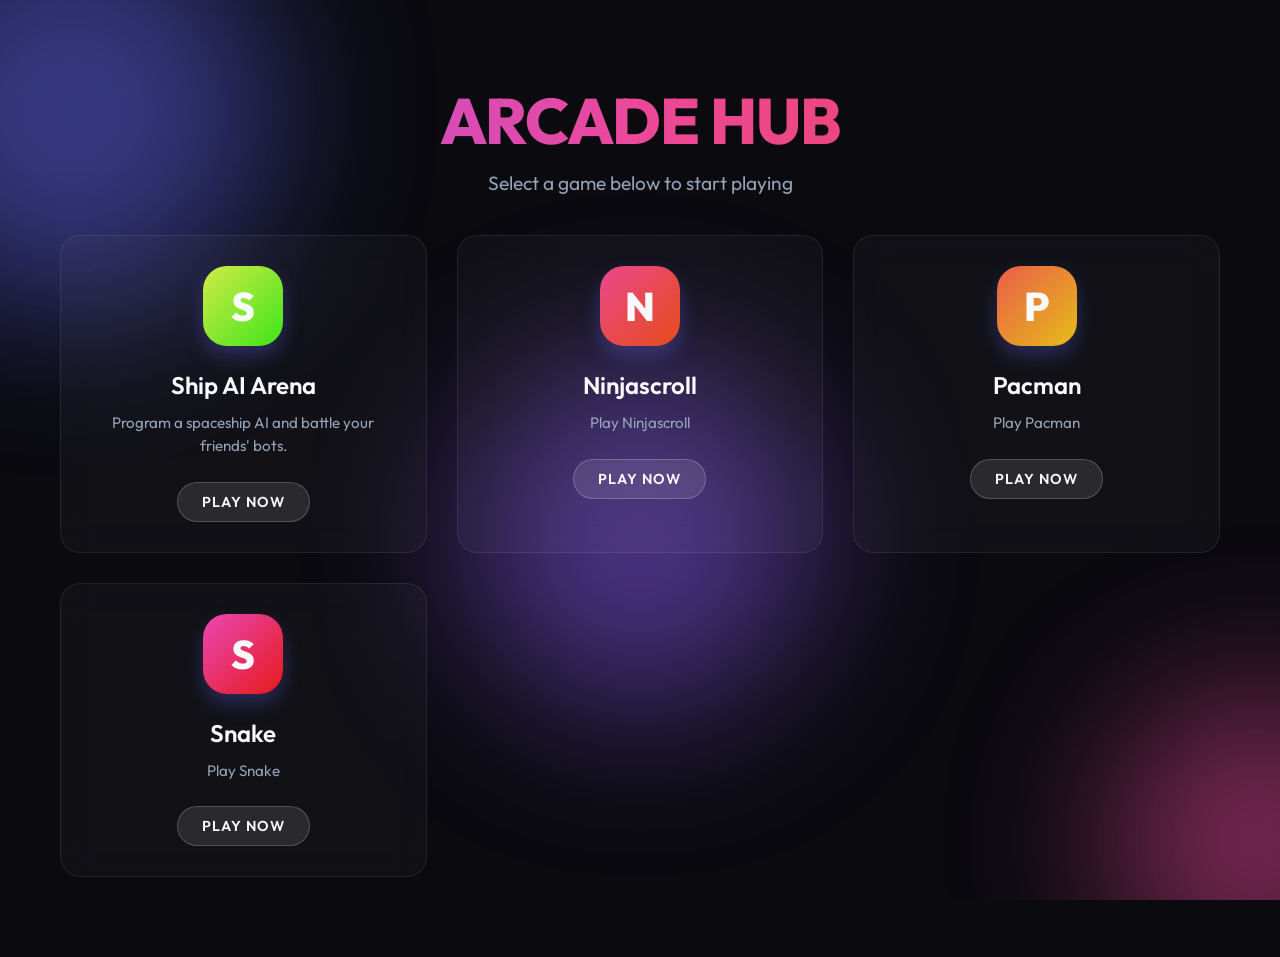
<file: index.html>
<!DOCTYPE html>
<html lang="en">

<head>
    <meta charset="UTF-8">
    <meta name="viewport" content="width=device-width, initial-scale=1.0">
    <title>Arcade Hub | Web Games Collection</title>
    <!-- Modern Typography -->
    <link rel="preconnect" href="https://fonts.googleapis.com">
    <link rel="preconnect" href="https://fonts.gstatic.com" crossorigin>
    <link href="https://fonts.googleapis.com/css2?family=Outfit:wght@300;400;600;800&display=swap" rel="stylesheet">

    <style>
        :root {
            --bg-base: #0a0a0f;
            --primary: #6366f1;
            --secondary: #8b5cf6;
            --accent: #ec4899;
            --text-main: #f8fafc;
            --text-muted: #94a3b8;
            --card-bg: rgba(255, 255, 255, 0.03);
            --card-border: rgba(255, 255, 255, 0.08);
            --card-hover: rgba(255, 255, 255, 0.08);
        }

        * {
            margin: 0;
            padding: 0;
            box-sizing: border-box;
            font-family: 'Outfit', sans-serif;
        }

        body {
            background-color: var(--bg-base);
            color: var(--text-main);
            min-height: 100vh;
            overflow-x: hidden;
            position: relative;
        }

        /* Dynamic Animated Background */
        .ambient-bg {
            position: fixed;
            top: 0;
            left: 0;
            width: 100vw;
            height: 100vh;
            overflow: hidden;
            z-index: -1;
            pointer-events: none;
        }

        .orb {
            position: absolute;
            border-radius: 50%;
            filter: blur(80px);
            opacity: 0.5;
            animation: float 20s infinite ease-in-out;
        }

        .orb-1 {
            background: var(--primary);
            width: 400px;
            height: 400px;
            top: -10%;
            left: -10%;
            animation-delay: 0s;
        }

        .orb-2 {
            background: var(--accent);
            width: 300px;
            height: 300px;
            bottom: -10%;
            right: -10%;
            animation-delay: -5s;
        }

        .orb-3 {
            background: var(--secondary);
            width: 350px;
            height: 350px;
            top: 40%;
            left: 50%;
            transform: translateX(-50%);
            animation-delay: -10s;
        }

        @keyframes float {

            0%,
            100% {
                transform: translate(0, 0) scale(1);
            }

            33% {
                transform: translate(30px, -50px) scale(1.1);
            }

            66% {
                transform: translate(-20px, 20px) scale(0.9);
            }
        }

        /* Layout & Header */
        header {
            text-align: center;
            padding: 80px 20px 40px;
            position: relative;
            z-index: 10;
        }

        h1 {
            font-size: 4rem;
            font-weight: 800;
            letter-spacing: -1px;
            margin-bottom: 10px;
            background: linear-gradient(to right, #a855f7, #ec4899, #ef4444);
            -webkit-background-clip: text;
            -webkit-text-fill-color: transparent;
            text-transform: uppercase;
        }

        p.subtitle {
            font-size: 1.2rem;
            color: var(--text-muted);
            max-width: 600px;
            margin: 0 auto;
        }

        /* Main Container */
        main {
            max-width: 1200px;
            margin: 0 auto;
            padding: 0 20px 80px;
            position: relative;
            z-index: 10;
        }

        /* Config Notice */
        .dev-notice {
            background: rgba(236, 72, 153, 0.1);
            border: 1px solid rgba(236, 72, 153, 0.3);
            border-radius: 12px;
            padding: 16px 24px;
            margin-bottom: 40px;
            text-align: center;
            color: rgba(255, 255, 255, 0.8);
            font-size: 0.95rem;
            display: none;
            /* Hidden unless API is unreachable */
            backdrop-filter: blur(10px);
            animation: fadeIn 0.5s ease-out;
        }

        /* Grid System */
        .game-grid {
            display: grid;
            grid-template-columns: repeat(auto-fill, minmax(300px, 1fr));
            gap: 30px;
        }

        /* Game Cards - Glassmorphism */
        .game-card {
            background: var(--card-bg);
            border: 1px solid var(--card-border);
            border-radius: 20px;
            padding: 30px;
            text-decoration: none;
            color: var(--text-main);
            transition: all 0.4s cubic-bezier(0.175, 0.885, 0.32, 1.275);
            backdrop-filter: blur(16px);
            -webkit-backdrop-filter: blur(16px);
            position: relative;
            overflow: hidden;
            display: flex;
            flex-direction: column;
            align-items: center;
            text-align: center;
            opacity: 0;
            transform: translateY(30px);
            animation: slideUp 0.6s ease-out forwards;
        }

        .game-card::before {
            content: '';
            position: absolute;
            top: 0;
            left: 0;
            width: 100%;
            height: 100%;
            background: linear-gradient(180deg, rgba(255, 255, 255, 0.05) 0%, rgba(255, 255, 255, 0) 100%);
            opacity: 0;
            transition: opacity 0.3s ease;
        }

        .game-card:hover {
            transform: translateY(-10px) scale(1.02);
            background: var(--card-hover);
            border-color: rgba(255, 255, 255, 0.2);
            box-shadow: 0 20px 40px rgba(0, 0, 0, 0.4), 0 0 40px rgba(99, 102, 241, 0.2);
        }

        .game-card:hover::before {
            opacity: 1;
        }

        /* Icon Placeholder */
        .game-icon {
            width: 80px;
            height: 80px;
            border-radius: 24px;
            background: linear-gradient(135deg, var(--primary), var(--secondary));
            display: flex;
            align-items: center;
            justify-content: center;
            font-size: 2.5rem;
            font-weight: 800;
            margin-bottom: 24px;
            box-shadow: 0 10px 20px rgba(99, 102, 241, 0.3);
            transition: transform 0.3s ease;
        }

        .game-card:hover .game-icon {
            transform: scale(1.1) rotate(5deg);
        }

        /* Text Elements */
        .game-card h2 {
            font-size: 1.5rem;
            margin-bottom: 12px;
            font-weight: 600;
        }

        .game-card p {
            font-size: 0.95rem;
            color: var(--text-muted);
            margin-bottom: 24px;
            line-height: 1.5;
        }

        .play-btn {
            background: rgba(255, 255, 255, 0.1);
            border: 1px solid rgba(255, 255, 255, 0.2);
            padding: 10px 24px;
            border-radius: 30px;
            font-weight: 600;
            letter-spacing: 1px;
            font-size: 0.9rem;
            transition: all 0.3s ease;
            text-transform: uppercase;
        }

        .game-card:hover .play-btn {
            background: var(--text-main);
            color: var(--bg-base);
            box-shadow: 0 0 20px rgba(255, 255, 255, 0.3);
        }

        /* Animations */
        @keyframes slideUp {
            to {
                opacity: 1;
                transform: translateY(0);
            }
        }

        @keyframes fadeIn {
            from {
                opacity: 0;
            }

            to {
                opacity: 1;
            }
        }

        /* Loader */
        .loader {
            display: flex;
            justify-content: center;
            align-items: center;
            min-height: 200px;
        }

        .spinner {
            width: 40px;
            height: 40px;
            border: 4px solid rgba(255, 255, 255, 0.1);
            border-left-color: var(--primary);
            border-radius: 50%;
            animation: spin 1s linear infinite;
        }

        @keyframes spin {
            to {
                transform: rotate(360deg);
            }
        }

        /* Empty state */
        .empty-state {
            grid-column: 1 / -1;
            text-align: center;
            padding: 60px 20px;
            background: var(--card-bg);
            border-radius: 20px;
            border: 1px dashed var(--card-border);
        }
    </style>
</head>

<body>
    <div class="ambient-bg">
        <div class="orb orb-1"></div>
        <div class="orb orb-2"></div>
        <div class="orb orb-3"></div>
    </div>

    <header>
        <h1>ARCADE <span>HUB</span></h1>
        <p class="subtitle">Select a game below to start playing</p>
    </header>

    <main>
        <div id="dev-notice" class="dev-notice" style="display: none;">
            <strong>No Games Found:</strong> Could not load games.json. Did you forget to run `python
            generate_games.py`? Or you might need to view this through a simple web server rather than double clicking
            the file depending on browser settings.
        </div>

        <div id="loading" class="loader">
            <div class="spinner"></div>
        </div>

        <section class="game-grid" id="game-grid" style="display: none;">
            <!-- Games will be injected here dynamically -->
        </section>
    </main>

    <script>
        // Function to create a visually distinct color/gradient for icons based on game ID
        function getGradientColors(str) {
            let hash = 0;
            for (let i = 0; i < str.length; i++) {
                hash = str.charCodeAt(i) + ((hash << 5) - hash);
            }
            const h = hash % 360;
            return `linear-gradient(135deg, hsl(${h}, 80%, 60%), hsl(${(h + 40) % 360}, 80%, 50%))`;
        }

        function formatName(id) {
            return id.replace(/[_\-]/g, ' ')
                .split(' ')
                .map(word => word.charAt(0).toUpperCase() + word.slice(1))
                .join(' ');
        }

        async function loadGames() {
            const grid = document.getElementById('game-grid');
            const loading = document.getElementById('loading');
            const notice = document.getElementById('dev-notice');

            let gamesToRender = [];

            try {
                // Fetch the static JSON file
                // Note: If running locally via double-click (file://), some strict browsers
                // will block fetch due to CORS policies. Running a small local server solves this. 
                const response = await fetch('games.json', { cache: 'no-store' });

                if (response.ok) {
                    gamesToRender = await response.json();
                } else {
                    console.error("Failed to load games.json", response.statusText);
                    notice.style.display = 'block';
                }
            } catch (e) {
                console.error("Error fetching games.json (Possible CORS issue on local file://)", e);
                notice.style.display = 'block';
            }

            // Hide loader
            loading.style.display = 'none';

            // Render
            grid.style.display = 'grid';
            grid.innerHTML = '';

            if (gamesToRender.length === 0) {
                grid.innerHTML = `
                    <div class="empty-state">
                        <h2>No games found</h2>
                        <p style="color: var(--text-muted); margin-top: 10px;">Make sure you generated games.json using the python tool.</p>
                    </div>
                `;
                return;
            }

            gamesToRender.forEach((game, index) => {
                const gameName = game.name || formatName(game.id);
                const firstLetter = gameName.charAt(0).toUpperCase();
                const path = game.path || `./${game.id}/${game.id}.html`;
                const desc = game.desc || 'Explore this game.';

                const card = document.createElement('a');
                card.href = path;
                card.className = 'game-card';
                card.style.animationDelay = `${index * 0.1}s`;

                card.innerHTML = `
                    <div class="game-icon" style="background: ${getGradientColors(game.id)}">${firstLetter}</div>
                    <h2>${gameName}</h2>
                    <p>${desc}</p>
                    <span class="play-btn">Play Now</span>
                `;
                grid.appendChild(card);
            });
        }

        // Initialize
        document.addEventListener('DOMContentLoaded', loadGames);
    </script>
</body>

</html>
</file>
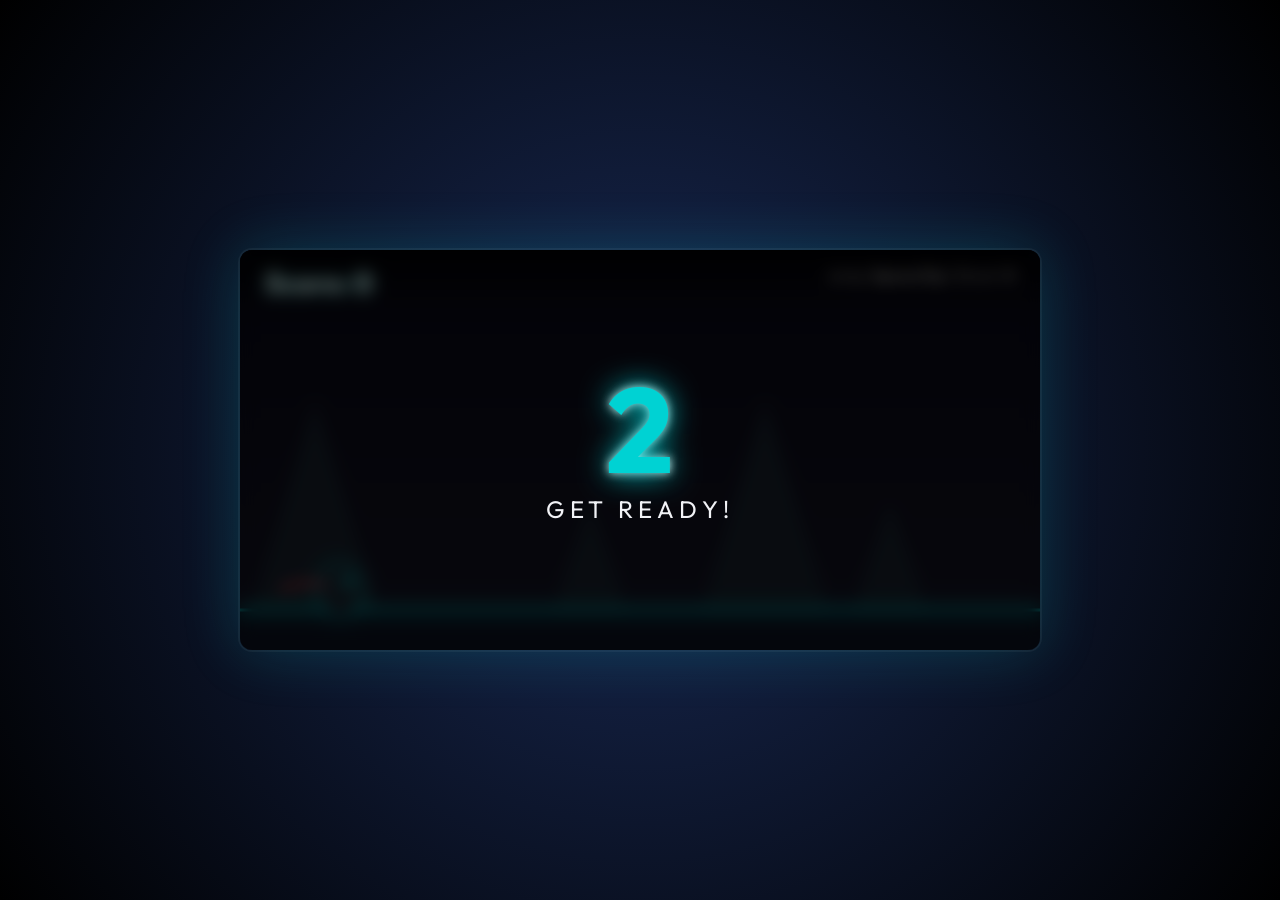
<file: NinjaScroll/NinjaScroll.html>
<!DOCTYPE html>
<html lang="en">
<head>
    <meta charset="UTF-8">
    <meta name="viewport" content="width=device-width, initial-scale=1.0">
    <title>NinjaScroll Visual Upgrade</title>
    <link rel="stylesheet" href="style.css">
</head>
<body>
    <div class="game-container">
        <!-- Parallax layers handled in Canvas -->
        <div id="ui-layer">
            <div id="score-display">Score: <span id="score">0</span></div>
            <div id="instructions">Jump: <strong>Space/Up</strong> | Shoot: <strong>X</strong></div>
        </div>
        
        <div id="countdown-screen" class="overlay hidden">
            <h1 id="countdown-text">3</h1>
            <p>Get Ready!</p>
        </div>

        <canvas id="gameCanvas" width="800" height="400"></canvas>
        
        <div id="game-over" class="overlay hidden">
            <h1 style="color: #ff4757;">Game Over</h1>
            <p>Final Score: <span id="final-score">0</span></p>
            <button id="restart-btn">Try Again</button>
        </div>
    </div>
    <script src="script.js"></script>
</body>
</html>
</file>
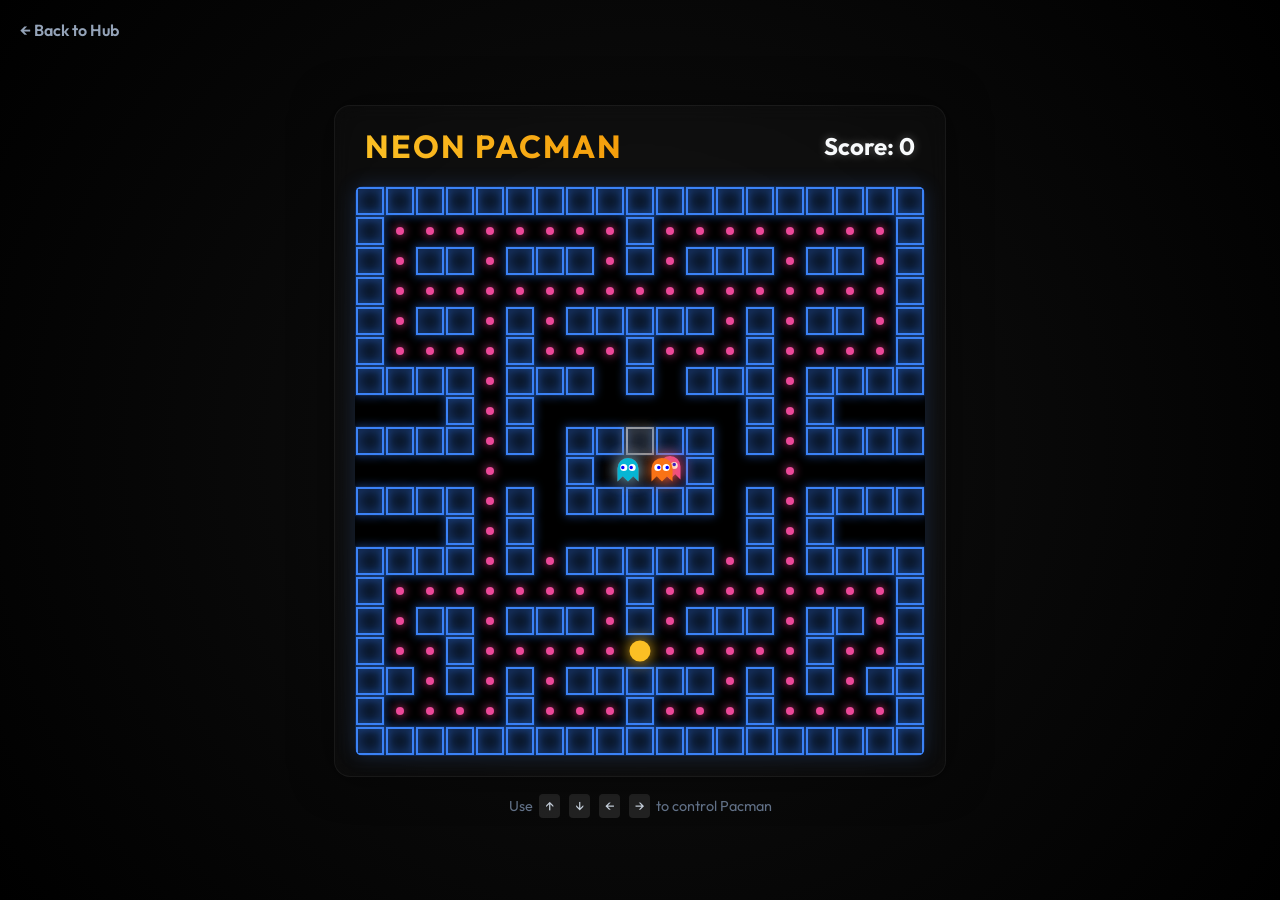
<file: pacman/pacman.html>
<!DOCTYPE html>
<html lang="en">

<head>
    <meta charset="UTF-8">
    <meta name="viewport" content="width=device-width, initial-scale=1.0">
    <title>Neon Pacman</title>
    <link href="https://fonts.googleapis.com/css2?family=Outfit:wght@400;700&display=swap" rel="stylesheet">
    <style>
        :root {
            --bg-base: #050505;
            --text-main: #f8fafc;
            --primary: #3b82f6;
            --pacman: #fbbf24;
            --pellet: #ec4899;
        }

        * {
            margin: 0;
            padding: 0;
            box-sizing: border-box;
            font-family: 'Outfit', sans-serif;
        }

        body {
            background-color: var(--bg-base);
            color: var(--text-main);
            display: flex;
            flex-direction: column;
            align-items: center;
            justify-content: center;
            min-height: 100vh;
            overflow: hidden;
            background-image: radial-gradient(circle at center, #111 0%, #000 100%);
        }

        .game-container {
            position: relative;
            margin-top: 20px;
            padding: 20px;
            background: rgba(255, 255, 255, 0.02);
            border: 1px solid rgba(255, 255, 255, 0.05);
            border-radius: 16px;
            box-shadow: 0 0 40px rgba(0, 0, 0, 0.5);
            backdrop-filter: blur(10px);
        }

        .header {
            display: flex;
            justify-content: space-between;
            align-items: center;
            width: 100%;
            margin-bottom: 20px;
            padding: 0 10px;
        }

        h1 {
            font-size: 2rem;
            font-weight: 700;
            background: linear-gradient(90deg, #fbbf24, #f59e0b);
            -webkit-background-clip: text;
            -webkit-text-fill-color: transparent;
            text-transform: uppercase;
            letter-spacing: 2px;
        }

        .score-board {
            font-size: 1.5rem;
            font-weight: 700;
            color: var(--text-main);
            text-shadow: 0 0 10px rgba(255, 255, 255, 0.3);
        }

        canvas {
            display: block;
            border-radius: 8px;
            box-shadow: 0 0 20px rgba(59, 130, 246, 0.2);
            background: #000;
        }

        .game-over,
        .win-screen {
            position: absolute;
            top: 0;
            left: 0;
            width: 100%;
            height: 100%;
            background: rgba(0, 0, 0, 0.85);
            display: flex;
            flex-direction: column;
            align-items: center;
            justify-content: center;
            border-radius: 16px;
            display: none;
            backdrop-filter: blur(5px);
            z-index: 10;
        }

        .game-over h2,
        .win-screen h2 {
            font-size: 3rem;
            margin-bottom: 10px;
            text-shadow: 0 0 20px currentColor;
        }

        .game-over h2 {
            color: #ef4444;
        }

        .win-screen h2 {
            color: #10b981;
        }

        .game-over p,
        .win-screen p {
            font-size: 1.2rem;
            margin-bottom: 30px;
            color: #94a3b8;
        }

        button {
            padding: 12px 30px;
            font-size: 1.1rem;
            font-weight: 700;
            color: #050505;
            background: #f8fafc;
            border: none;
            border-radius: 30px;
            cursor: pointer;
            transition: all 0.3s ease;
            text-transform: uppercase;
            letter-spacing: 1px;
        }

        button:hover {
            transform: scale(1.05);
            box-shadow: 0 0 20px rgba(255, 255, 255, 0.4);
        }

        .controls {
            margin-top: 20px;
            color: #64748b;
            font-size: 0.9rem;
            text-align: center;
        }

        .controls kbd {
            background: rgba(255, 255, 255, 0.1);
            padding: 3px 6px;
            border-radius: 4px;
            color: #cbd5e1;
            margin: 0 3px;
            font-family: inherit;
        }

        .back-link {
            position: absolute;
            top: 20px;
            left: 20px;
            color: #94a3b8;
            text-decoration: none;
            display: flex;
            align-items: center;
            font-weight: 600;
            transition: color 0.3s;
        }

        .back-link:hover {
            color: #fff;
        }
    </style>
</head>

<body>
    <a href="../index.html" class="back-link">← Back to Hub</a>
    <div class="game-container">
        <div class="header">
            <h1>Neon Pacman</h1>
            <div class="score-board">Score: <span id="score">0</span></div>
        </div>

        <canvas id="gameCanvas"></canvas>

        <div class="game-over" id="gameOverScreen">
            <h2>GAME OVER</h2>
            <p>You were caught by a ghost!</p>
            <button onclick="resetGame()">Play Again</button>
        </div>

        <div class="win-screen" id="winScreen">
            <h2>YOU WIN!</h2>
            <p>You cleared the maze!</p>
            <button onclick="resetGame()">Play Again</button>
        </div>
    </div>

    <div class="controls">
        Use <kbd>↑</kbd> <kbd>↓</kbd> <kbd>←</kbd> <kbd>→</kbd> to control Pacman
    </div>

    <script>
        const canvas = document.getElementById('gameCanvas');
        const ctx = canvas.getContext('2d');
        const scoreEl = document.getElementById('score');
        const gameOverScreen = document.getElementById('gameOverScreen');
        const winScreen = document.getElementById('winScreen');

        const tileSize = 30;

        // 1 = Wall, 2 = Pellet, 0 = Empty, 9 = Ghost House Door
        const initialMap = [
            [1, 1, 1, 1, 1, 1, 1, 1, 1, 1, 1, 1, 1, 1, 1, 1, 1, 1, 1],
            [1, 2, 2, 2, 2, 2, 2, 2, 2, 1, 2, 2, 2, 2, 2, 2, 2, 2, 1],
            [1, 2, 1, 1, 2, 1, 1, 1, 2, 1, 2, 1, 1, 1, 2, 1, 1, 2, 1],
            [1, 2, 2, 2, 2, 2, 2, 2, 2, 2, 2, 2, 2, 2, 2, 2, 2, 2, 1],
            [1, 2, 1, 1, 2, 1, 2, 1, 1, 1, 1, 1, 2, 1, 2, 1, 1, 2, 1],
            [1, 2, 2, 2, 2, 1, 2, 2, 2, 1, 2, 2, 2, 1, 2, 2, 2, 2, 1],
            [1, 1, 1, 1, 2, 1, 1, 1, 0, 1, 0, 1, 1, 1, 2, 1, 1, 1, 1],
            [0, 0, 0, 1, 2, 1, 0, 0, 0, 0, 0, 0, 0, 1, 2, 1, 0, 0, 0],
            [1, 1, 1, 1, 2, 1, 0, 1, 1, 9, 1, 1, 0, 1, 2, 1, 1, 1, 1],
            [0, 0, 0, 0, 2, 0, 0, 1, 0, 0, 0, 1, 0, 0, 2, 0, 0, 0, 0],
            [1, 1, 1, 1, 2, 1, 0, 1, 1, 1, 1, 1, 0, 1, 2, 1, 1, 1, 1],
            [0, 0, 0, 1, 2, 1, 0, 0, 0, 0, 0, 0, 0, 1, 2, 1, 0, 0, 0],
            [1, 1, 1, 1, 2, 1, 2, 1, 1, 1, 1, 1, 2, 1, 2, 1, 1, 1, 1],
            [1, 2, 2, 2, 2, 2, 2, 2, 2, 1, 2, 2, 2, 2, 2, 2, 2, 2, 1],
            [1, 2, 1, 1, 2, 1, 1, 1, 2, 1, 2, 1, 1, 1, 2, 1, 1, 2, 1],
            [1, 2, 2, 1, 2, 2, 2, 2, 2, 0, 2, 2, 2, 2, 2, 1, 2, 2, 1],
            [1, 1, 2, 1, 2, 1, 2, 1, 1, 1, 1, 1, 2, 1, 2, 1, 2, 1, 1],
            [1, 2, 2, 2, 2, 1, 2, 2, 2, 1, 2, 2, 2, 1, 2, 2, 2, 2, 1],
            [1, 1, 1, 1, 1, 1, 1, 1, 1, 1, 1, 1, 1, 1, 1, 1, 1, 1, 1]
        ];

        let map = [];
        let score = 0;
        let gameOver = false;
        let gameWon = false;
        let animationFrameId;

        const cols = initialMap[0].length;
        const rows = initialMap.length;
        canvas.width = cols * tileSize;
        canvas.height = rows * tileSize;

        let pacman = {};
        let ghosts = [];

        const ghostColors = ['#ef4444', '#ec4899', '#06b6d4', '#f97316'];

        function initGhosts() {
            ghosts = [
                { x: 8 * tileSize + tileSize / 2, y: 9 * tileSize + tileSize / 2, vx: 0, vy: -2, speed: 2, color: ghostColors[0] },
                { x: 9 * tileSize + tileSize / 2, y: 9 * tileSize + tileSize / 2, vx: 0, vy: -2, speed: 2, color: ghostColors[1] },
                { x: 10 * tileSize + tileSize / 2, y: 9 * tileSize + tileSize / 2, vx: 0, vy: -2, speed: 2, color: ghostColors[2] },
                { x: 9 * tileSize + tileSize / 2, y: 8 * tileSize + tileSize / 2, vx: 2, vy: 0, speed: 2, color: ghostColors[3] }
            ];
        }

        function initGame() {
            map = initialMap.map(row => [...row]);
            score = 0;
            scoreEl.innerText = score;
            gameOver = false;
            gameWon = false;
            gameOverScreen.style.display = 'none';
            winScreen.style.display = 'none';

            pacman = {
                x: 9 * tileSize + tileSize / 2,
                y: 15 * tileSize + tileSize / 2,
                w: tileSize * 0.7,
                vx: 0, vy: 0,
                speed: 2.5,
                angle: 0,
                mouthOpen: 0,
                mouthDir: 1,
                nextVx: 0, nextVy: 0
            };

            initGhosts();

            if (animationFrameId) cancelAnimationFrame(animationFrameId);
            gameLoop();
        }

        document.addEventListener('keydown', (e) => {
            if (['ArrowUp', 'ArrowDown', 'ArrowLeft', 'ArrowRight'].includes(e.key)) {
                e.preventDefault();
            }
            const speed = pacman.speed;
            if (e.key === 'ArrowLeft') { pacman.nextVx = -speed; pacman.nextVy = 0; }
            if (e.key === 'ArrowRight') { pacman.nextVx = speed; pacman.nextVy = 0; }
            if (e.key === 'ArrowUp') { pacman.nextVx = 0; pacman.nextVy = -speed; }
            if (e.key === 'ArrowDown') { pacman.nextVx = 0; pacman.nextVy = speed; }
        });

        function drawMap() {
            ctx.shadowBlur = 10;

            for (let r = 0; r < rows; r++) {
                for (let c = 0; c < cols; c++) {
                    let tile = map[r][c];
                    let x = c * tileSize;
                    let y = r * tileSize;

                    if (tile === 1 || tile === 9) {
                        ctx.fillStyle = 'rgba(59, 130, 246, 0.1)';
                        ctx.strokeStyle = tile === 9 ? 'rgba(255, 255, 255, 0.5)' : '#3b82f6';
                        ctx.shadowColor = tile === 9 ? 'white' : '#3b82f6';
                        ctx.lineWidth = 2;
                        ctx.fillRect(x, y, tileSize, tileSize);
                        ctx.strokeRect(x + 2, y + 2, tileSize - 4, tileSize - 4);
                    } else if (tile === 2) {
                        ctx.fillStyle = '#ec4899';
                        ctx.shadowColor = '#ec4899';
                        ctx.beginPath();
                        ctx.arc(x + tileSize / 2, y + tileSize / 2, 4, 0, Math.PI * 2);
                        ctx.fill();
                    }
                }
            }
            ctx.shadowBlur = 0;
        }

        function checkCollision(x, y, isGhost = false) {
            if (x < 0 || x > cols * tileSize) return false;

            const radius = 10;
            const left = Math.floor((x - radius) / tileSize);
            const right = Math.floor((x + radius) / tileSize);
            const top = Math.floor((y - radius) / tileSize);
            const bottom = Math.floor((y + radius) / tileSize);

            for (let r = top; r <= bottom; r++) {
                for (let c = left; c <= right; c++) {
                    let mapC = c < 0 ? cols - 1 : (c >= cols ? 0 : c);
                    if (r >= 0 && r < rows) {
                        let tile = map[r][mapC];
                        if (tile === 1 || (tile === 9 && !isGhost)) {
                            return true;
                        }
                    }
                }
            }
            return false;
        }

        function updatePacman() {
            const threshold = 6;
            let gridCenterC = Math.floor(pacman.x / tileSize) * tileSize + tileSize / 2;
            let gridCenterR = Math.floor(pacman.y / tileSize) * tileSize + tileSize / 2;

            if ((pacman.nextVx !== 0 && Math.abs(pacman.y - gridCenterR) <= threshold) ||
                (pacman.nextVy !== 0 && Math.abs(pacman.x - gridCenterC) <= threshold)) {

                if (!checkCollision(pacman.x + pacman.nextVx, pacman.y + pacman.nextVy)) {
                    if (pacman.nextVx !== 0) pacman.y = gridCenterR;
                    if (pacman.nextVy !== 0) pacman.x = gridCenterC;

                    pacman.vx = pacman.nextVx;
                    pacman.vy = pacman.nextVy;
                    if (pacman.vx > 0) pacman.angle = 0;
                    if (pacman.vx < 0) pacman.angle = Math.PI;
                    if (pacman.vy > 0) pacman.angle = Math.PI / 2;
                    if (pacman.vy < 0) pacman.angle = -Math.PI / 2;
                }
            }

            if (!checkCollision(pacman.x + pacman.vx, pacman.y + pacman.vy)) {
                pacman.x += pacman.vx;
                pacman.y += pacman.vy;
            }

            if (pacman.x < -tileSize / 2) pacman.x = canvas.width + tileSize / 2;
            if (pacman.x > canvas.width + tileSize / 2) pacman.x = -tileSize / 2;

            let c = Math.floor(pacman.x / tileSize);
            let r = Math.floor(pacman.y / tileSize);

            if (r >= 0 && r < rows && c >= 0 && c < cols) {
                if (map[r][c] === 2) {
                    map[r][c] = 0;
                    score += 10;
                    scoreEl.innerText = score;
                    checkWin();
                }
            }

            pacman.mouthOpen += 0.15 * pacman.mouthDir * (Math.abs(pacman.vx) + Math.abs(pacman.vy) > 0 ? 1 : 0);
            if (pacman.mouthOpen >= 0.6) pacman.mouthDir = -1;
            if (pacman.mouthOpen <= 0) pacman.mouthDir = 1;
        }

        function updateGhosts() {
            ghosts.forEach(ghost => {
                let options = [];
                let speeds = [[-ghost.speed, 0], [ghost.speed, 0], [0, -ghost.speed], [0, ghost.speed]];

                let atIntersection = false;
                let gridCenterX = Math.floor(ghost.x / tileSize) * tileSize + tileSize / 2;
                let gridCenterY = Math.floor(ghost.y / tileSize) * tileSize + tileSize / 2;

                if (Math.abs(ghost.x - gridCenterX) < ghost.speed && Math.abs(ghost.y - gridCenterY) < ghost.speed) {
                    atIntersection = true;
                }

                if (atIntersection) {
                    ghost.x = gridCenterX;
                    ghost.y = gridCenterY;

                    speeds.forEach(sp => {
                        let isReversing = (sp[0] !== 0 && sp[0] === -ghost.vx) || (sp[1] !== 0 && sp[1] === -ghost.vy);
                        if (!isReversing && !checkCollision(ghost.x + sp[0], ghost.y + sp[1], true)) {
                            options.push(sp);
                        }
                    });

                    if (options.length > 0) {
                        let choice = options[Math.floor(Math.random() * options.length)];
                        ghost.vx = choice[0];
                        ghost.vy = choice[1];
                    } else {
                        ghost.vx *= -1;
                        ghost.vy *= -1;
                    }
                }

                if (!checkCollision(ghost.x + ghost.vx, ghost.y + ghost.vy, true)) {
                    ghost.x += ghost.vx;
                    ghost.y += ghost.vy;
                } else if (!atIntersection) {
                    ghost.vx *= -1;
                    ghost.vy *= -1;
                }

                if (ghost.x < -tileSize / 2) ghost.x = canvas.width + tileSize / 2;
                if (ghost.x > canvas.width + tileSize / 2) ghost.x = -tileSize / 2;

                let dist = Math.hypot(pacman.x - ghost.x, pacman.y - ghost.y);
                if (dist < tileSize * 0.8) {
                    gameOver = true;
                }
            });
        }

        function checkWin() {
            for (let r = 0; r < rows; r++) {
                for (let c = 0; c < cols; c++) {
                    if (map[r][c] === 2) return;
                }
            }
            gameWon = true;
        }

        function drawPacman() {
            ctx.save();
            ctx.translate(pacman.x, pacman.y);
            ctx.rotate(pacman.angle);

            ctx.beginPath();
            ctx.shadowBlur = 15;
            ctx.shadowColor = '#fbbf24';
            ctx.fillStyle = '#fbbf24';
            ctx.arc(0, 0, pacman.w / 2, pacman.mouthOpen, Math.PI * 2 - pacman.mouthOpen);
            ctx.lineTo(0, 0);
            ctx.fill();
            ctx.restore();
        }

        function drawGhosts() {
            ghosts.forEach(ghost => {
                ctx.save();
                ctx.translate(ghost.x, ghost.y);

                ctx.shadowBlur = 15;
                ctx.shadowColor = ghost.color;
                ctx.fillStyle = ghost.color;

                let w = tileSize * 0.7;
                let r = w / 2;

                ctx.beginPath();
                ctx.arc(0, -r / 4, r, Math.PI, 2 * Math.PI);
                ctx.lineTo(r, r);

                ctx.lineTo(r / 2, r / 2);
                ctx.lineTo(0, r);
                ctx.lineTo(-r / 2, r / 2);
                ctx.lineTo(-r, r);
                ctx.closePath();
                ctx.fill();

                ctx.shadowBlur = 0;
                ctx.fillStyle = 'white';
                ctx.beginPath();
                ctx.arc(-r / 2.5, -r / 3, r / 3, 0, Math.PI * 2);
                ctx.arc(r / 2.5, -r / 3, r / 3, 0, Math.PI * 2);
                ctx.fill();

                ctx.fillStyle = 'blue';
                ctx.beginPath();
                ctx.arc(-r / 2.5 + Math.sign(ghost.vx), -r / 3 + Math.sign(ghost.vy), r / 6, 0, Math.PI * 2);
                ctx.arc(r / 2.5 + Math.sign(ghost.vx), -r / 3 + Math.sign(ghost.vy), r / 6, 0, Math.PI * 2);
                ctx.fill();

                ctx.restore();
            });
        }

        function gameLoop() {
            if (gameOver) {
                gameOverScreen.style.display = 'flex';
                return;
            }
            if (gameWon) {
                winScreen.style.display = 'flex';
                return;
            }

            ctx.clearRect(0, 0, canvas.width, canvas.height);

            updatePacman();
            updateGhosts();

            drawMap();
            drawPacman();
            drawGhosts();

            animationFrameId = requestAnimationFrame(gameLoop);
        }

        window.resetGame = initGame;
        initGame();
    </script>
</body>

</html>
</file>
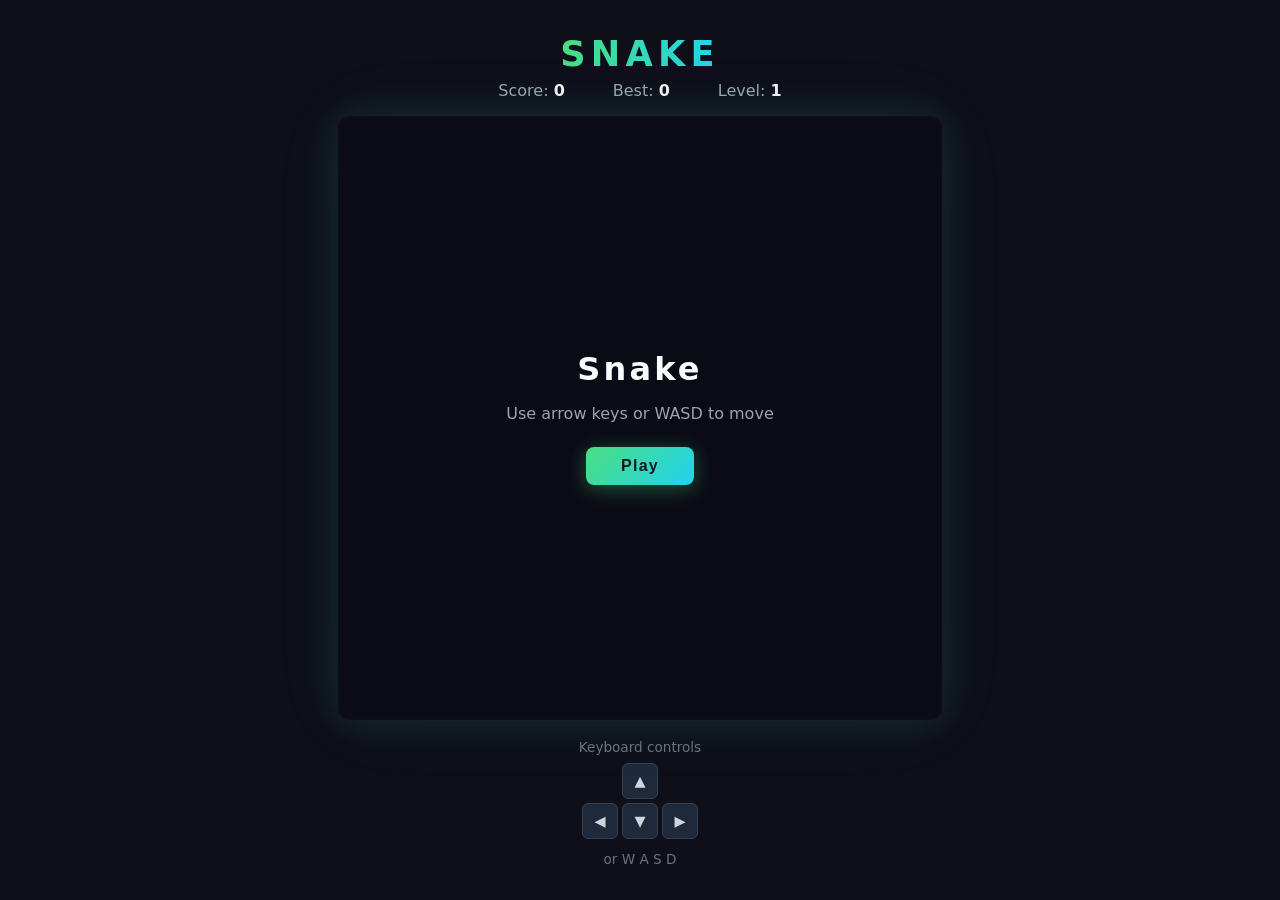
<file: snake/snake.html>
<!DOCTYPE html>
<html lang="en">
<head>
  <meta charset="UTF-8" />
  <meta name="viewport" content="width=device-width, initial-scale=1.0" />
  <title>Snake Game</title>
  <style>
    *, *::before, *::after { box-sizing: border-box; margin: 0; padding: 0; }

    body {
      background: #0f0f1a;
      display: flex;
      flex-direction: column;
      align-items: center;
      justify-content: center;
      min-height: 100vh;
      font-family: 'Segoe UI', system-ui, sans-serif;
      color: #e0e0e0;
      user-select: none;
    }

    h1 {
      font-size: 2.2rem;
      letter-spacing: 0.15em;
      text-transform: uppercase;
      margin-bottom: 0.4rem;
      background: linear-gradient(90deg, #4ade80, #22d3ee);
      -webkit-background-clip: text;
      -webkit-text-fill-color: transparent;
      background-clip: text;
    }

    #hud {
      display: flex;
      gap: 3rem;
      margin-bottom: 1rem;
      font-size: 1rem;
      color: #9ca3af;
    }

    #hud span { color: #f0f0f0; font-weight: 600; }

    #game-wrapper {
      position: relative;
    }

    canvas {
      display: block;
      border-radius: 12px;
      border: 2px solid #1e293b;
      box-shadow: 0 0 40px rgba(74, 222, 128, 0.15), 0 0 80px rgba(34, 211, 238, 0.05);
    }

    #overlay {
      position: absolute;
      inset: 0;
      display: flex;
      flex-direction: column;
      align-items: center;
      justify-content: center;
      background: rgba(10, 10, 20, 0.82);
      border-radius: 12px;
      backdrop-filter: blur(4px);
      gap: 1rem;
    }

    #overlay h2 {
      font-size: 2rem;
      letter-spacing: 0.1em;
      color: #f9fafb;
    }

    #overlay p {
      color: #9ca3af;
      font-size: 1rem;
    }

    #overlay .final-score {
      font-size: 1.3rem;
      color: #4ade80;
      font-weight: 700;
    }

    #start-btn {
      margin-top: 0.5rem;
      padding: 0.65rem 2.2rem;
      font-size: 1rem;
      font-weight: 700;
      letter-spacing: 0.08em;
      border: none;
      border-radius: 8px;
      cursor: pointer;
      background: linear-gradient(135deg, #4ade80, #22d3ee);
      color: #0f172a;
      transition: transform 0.1s, box-shadow 0.1s;
      box-shadow: 0 4px 20px rgba(74, 222, 128, 0.35);
    }

    #start-btn:hover { transform: scale(1.05); }
    #start-btn:active { transform: scale(0.97); }

    #controls {
      margin-top: 1.2rem;
      display: flex;
      flex-direction: column;
      align-items: center;
      gap: 0.5rem;
      color: #6b7280;
      font-size: 0.85rem;
    }

    .arrow-keys {
      display: grid;
      grid-template-columns: repeat(3, 36px);
      grid-template-rows: repeat(2, 36px);
      gap: 4px;
    }

    .key {
      display: flex;
      align-items: center;
      justify-content: center;
      width: 36px;
      height: 36px;
      border: 1px solid #374151;
      border-radius: 6px;
      background: #1e293b;
      color: #d1d5db;
      font-size: 0.9rem;
    }

    .key.blank { border: none; background: transparent; }
  </style>
</head>
<body>

  <h1>Snake</h1>

  <div id="hud">
    <div>Score: <span id="score-display">0</span></div>
    <div>Best: <span id="best-display">0</span></div>
    <div>Level: <span id="level-display">1</span></div>
  </div>

  <div id="game-wrapper">
    <canvas id="canvas"></canvas>

    <div id="overlay">
      <h2 id="overlay-title">Snake</h2>
      <p id="overlay-msg">Use arrow keys or WASD to move</p>
      <div class="final-score" id="final-score" style="display:none"></div>
      <button id="start-btn">Play</button>
    </div>
  </div>

  <div id="controls">
    <div>Keyboard controls</div>
    <div class="arrow-keys">
      <div class="key blank"></div>
      <div class="key">▲</div>
      <div class="key blank"></div>
      <div class="key">◀</div>
      <div class="key">▼</div>
      <div class="key">▶</div>
    </div>
    <div style="margin-top:4px">or W A S D</div>
  </div>

<script>
  const canvas  = document.getElementById('canvas');
  const ctx     = canvas.getContext('2d');
  const overlay = document.getElementById('overlay');
  const startBtn = document.getElementById('start-btn');
  const scoreEl  = document.getElementById('score-display');
  const bestEl   = document.getElementById('best-display');
  const levelEl  = document.getElementById('level-display');
  const overlayTitle = document.getElementById('overlay-title');
  const overlayMsg   = document.getElementById('overlay-msg');
  const finalScore   = document.getElementById('final-score');

  const COLS = 25, ROWS = 25, CELL = 24;
  canvas.width  = COLS * CELL;
  canvas.height = ROWS * CELL;

  const DIRS = {
    ArrowUp:    { x: 0, y: -1 }, w: { x: 0, y: -1 },
    ArrowDown:  { x: 0,  y: 1 }, s: { x: 0,  y: 1 },
    ArrowLeft:  { x: -1, y: 0 }, a: { x: -1, y: 0 },
    ArrowRight: { x: 1,  y: 0 }, d: { x: 1,  y: 0 },
  };

  let snake, dir, nextDir, food, score, best, level, speed, loopId, running;

  best = Number(localStorage.getItem('snakeBest') || 0);
  bestEl.textContent = best;

  function randomCell(exclude = []) {
    let cell;
    do {
      cell = { x: Math.floor(Math.random() * COLS), y: Math.floor(Math.random() * ROWS) };
    } while (exclude.some(s => s.x === cell.x && s.y === cell.y));
    return cell;
  }

  function startGame() {
    const mid = Math.floor(COLS / 2);
    snake   = [{ x: mid, y: Math.floor(ROWS / 2) },
                { x: mid - 1, y: Math.floor(ROWS / 2) },
                { x: mid - 2, y: Math.floor(ROWS / 2) }];
    dir     = { x: 1, y: 0 };
    nextDir = { x: 1, y: 0 };
    score   = 0;
    level   = 1;
    speed   = 150;
    food    = randomCell(snake);
    running = true;

    scoreEl.textContent = 0;
    levelEl.textContent = 1;
    overlay.style.display = 'none';

    clearTimeout(loopId);
    loop();
  }

  function loop() {
    if (!running) return;
    loopId = setTimeout(() => {
      update();
      draw();
      loop();
    }, speed);
  }

  function update() {
    dir = nextDir;
    const head = { x: snake[0].x + dir.x, y: snake[0].y + dir.y };

    // Wall collision
    if (head.x < 0 || head.x >= COLS || head.y < 0 || head.y >= ROWS) {
      return endGame();
    }
    // Self collision
    if (snake.some(s => s.x === head.x && s.y === head.y)) {
      return endGame();
    }

    snake.unshift(head);

    if (head.x === food.x && head.y === food.y) {
      score++;
      scoreEl.textContent = score;
      if (score > best) {
        best = score;
        bestEl.textContent = best;
        localStorage.setItem('snakeBest', best);
      }
      // Level up every 5 points
      const newLevel = Math.floor(score / 5) + 1;
      if (newLevel !== level) {
        level = newLevel;
        levelEl.textContent = level;
        speed = Math.max(60, 150 - (level - 1) * 12);
      }
      food = randomCell(snake);
    } else {
      snake.pop();
    }
  }

  function endGame() {
    running = false;
    clearTimeout(loopId);
    overlayTitle.textContent = 'Game Over';
    overlayMsg.textContent   = '';
    finalScore.textContent   = `Score: ${score}`;
    finalScore.style.display = 'block';
    startBtn.textContent     = 'Play Again';
    overlay.style.display    = 'flex';
  }

  // ── Drawing ───────────────────────────────────────────────────────────────

  const GRID_COLOR  = '#13131f';
  const GRID_LINE   = '#1a1a2e';

  function draw() {
    // Background
    ctx.fillStyle = GRID_COLOR;
    ctx.fillRect(0, 0, canvas.width, canvas.height);

    // Grid lines
    ctx.strokeStyle = GRID_LINE;
    ctx.lineWidth = 0.5;
    for (let x = 0; x <= COLS; x++) {
      ctx.beginPath(); ctx.moveTo(x * CELL, 0); ctx.lineTo(x * CELL, canvas.height); ctx.stroke();
    }
    for (let y = 0; y <= ROWS; y++) {
      ctx.beginPath(); ctx.moveTo(0, y * CELL); ctx.lineTo(canvas.width, y * CELL); ctx.stroke();
    }

    // Food
    drawFood();

    // Snake
    drawSnake();
  }

  function drawFood() {
    const fx = food.x * CELL, fy = food.y * CELL;
    const cx = fx + CELL / 2, cy = fy + CELL / 2, r = CELL / 2 - 3;

    // Glow
    const glow = ctx.createRadialGradient(cx, cy, 0, cx, cy, r + 4);
    glow.addColorStop(0, 'rgba(248,113,113,0.4)');
    glow.addColorStop(1, 'rgba(248,113,113,0)');
    ctx.fillStyle = glow;
    ctx.beginPath(); ctx.arc(cx, cy, r + 4, 0, Math.PI * 2); ctx.fill();

    // Apple body
    const grad = ctx.createRadialGradient(cx - 2, cy - 2, 1, cx, cy, r);
    grad.addColorStop(0, '#fca5a5');
    grad.addColorStop(1, '#ef4444');
    ctx.fillStyle = grad;
    ctx.beginPath(); ctx.arc(cx, cy, r, 0, Math.PI * 2); ctx.fill();

    // Stem
    ctx.strokeStyle = '#22c55e';
    ctx.lineWidth   = 2;
    ctx.lineCap     = 'round';
    ctx.beginPath();
    ctx.moveTo(cx, cy - r);
    ctx.quadraticCurveTo(cx + 5, cy - r - 6, cx + 3, cy - r - 10);
    ctx.stroke();
  }

  function drawSnake() {
    for (let i = snake.length - 1; i >= 0; i--) {
      const seg = snake[i];
      const x = seg.x * CELL + 1, y = seg.y * CELL + 1;
      const w = CELL - 2, h = CELL - 2;
      const radius = i === 0 ? 7 : 5;

      const t = i / snake.length;
      const r = Math.round(34  + (74  - 34)  * (1 - t));
      const g = Math.round(197 + (222 - 197) * (1 - t));
      const b = Math.round(94  + (128 - 94)  * (1 - t));

      ctx.fillStyle = `rgb(${r},${g},${b})`;
      roundRect(x, y, w, h, radius);
      ctx.fill();

      // Highlight on head
      if (i === 0) {
        const hl = ctx.createLinearGradient(x, y, x, y + h * 0.6);
        hl.addColorStop(0, 'rgba(255,255,255,0.25)');
        hl.addColorStop(1, 'rgba(255,255,255,0)');
        ctx.fillStyle = hl;
        roundRect(x, y, w, h * 0.6, radius);
        ctx.fill();

        // Eyes
        drawEyes(seg);
      }
    }
  }

  function drawEyes(head) {
    const cx = head.x * CELL + CELL / 2;
    const cy = head.y * CELL + CELL / 2;
    const dx = dir.x, dy = dir.y;

    const perp = { x: -dy, y: dx };
    const offset = 4;
    const forward = 3;

    const eye1 = { x: cx + perp.x * offset + dx * forward, y: cy + perp.y * offset + dy * forward };
    const eye2 = { x: cx - perp.x * offset + dx * forward, y: cy - perp.y * offset + dy * forward };

    [eye1, eye2].forEach(e => {
      ctx.fillStyle = '#0f172a';
      ctx.beginPath(); ctx.arc(e.x, e.y, 2.8, 0, Math.PI * 2); ctx.fill();
      ctx.fillStyle = '#ffffff';
      ctx.beginPath(); ctx.arc(e.x - 0.8, e.y - 0.8, 1, 0, Math.PI * 2); ctx.fill();
    });
  }

  function roundRect(x, y, w, h, r) {
    ctx.beginPath();
    ctx.moveTo(x + r, y);
    ctx.lineTo(x + w - r, y);
    ctx.quadraticCurveTo(x + w, y, x + w, y + r);
    ctx.lineTo(x + w, y + h - r);
    ctx.quadraticCurveTo(x + w, y + h, x + w - r, y + h);
    ctx.lineTo(x + r, y + h);
    ctx.quadraticCurveTo(x, y + h, x, y + h - r);
    ctx.lineTo(x, y + r);
    ctx.quadraticCurveTo(x, y, x + r, y);
    ctx.closePath();
  }

  // ── Input ─────────────────────────────────────────────────────────────────

  document.addEventListener('keydown', e => {
    const key = e.key === 'W' ? 'w' : e.key === 'A' ? 'a' : e.key === 'S' ? 's' : e.key === 'D' ? 'd' : e.key;
    const d = DIRS[key] || DIRS[key.toLowerCase()];
    if (!d) return;

    // Prevent reversing
    if (d.x === -dir.x && d.y === -dir.y) return;
    nextDir = d;

    if (['ArrowUp','ArrowDown','ArrowLeft','ArrowRight'].includes(e.key)) {
      e.preventDefault();
    }
  });

  // ── Touch / swipe support ─────────────────────────────────────────────────

  let touchStart = null;
  canvas.addEventListener('touchstart', e => {
    touchStart = { x: e.touches[0].clientX, y: e.touches[0].clientY };
    e.preventDefault();
  }, { passive: false });

  canvas.addEventListener('touchend', e => {
    if (!touchStart) return;
    const dx = e.changedTouches[0].clientX - touchStart.x;
    const dy = e.changedTouches[0].clientY - touchStart.y;
    touchStart = null;
    if (Math.abs(dx) < 10 && Math.abs(dy) < 10) return;

    let d;
    if (Math.abs(dx) > Math.abs(dy)) {
      d = dx > 0 ? DIRS.ArrowRight : DIRS.ArrowLeft;
    } else {
      d = dy > 0 ? DIRS.ArrowDown : DIRS.ArrowUp;
    }
    if (d.x === -dir.x && d.y === -dir.y) return;
    nextDir = d;
    e.preventDefault();
  }, { passive: false });

  // ── Buttons ───────────────────────────────────────────────────────────────

  startBtn.addEventListener('click', startGame);

  // Initial draw
  draw();
</script>
</body>
</html>
</file>
<file: NinjaScroll/style.css>
@import url('https://fonts.googleapis.com/css2?family=Outfit:wght@400;700;900&display=swap');

:root {
    --primary: #ff4757;
    --dark: #2f3542;
    --text-light: #f1f2f6;
    --accent: #00d2d3;
    --glow: #ff9ff3;
}

body {
    margin: 0;
    padding: 0;
    min-height: 100vh;
    display: flex;
    justify-content: center;
    align-items: center;
    background: radial-gradient(circle at center, #192a56 0%, #000000 100%);
    font-family: 'Outfit', sans-serif;
    color: var(--text-light);
    overflow: hidden;
}

.game-container {
    position: relative;
    width: 800px;
    height: 400px;
    border-radius: 12px;
    box-shadow: 0 0 60px rgba(0,210,211,0.2), 0 0 0 2px rgba(255, 255, 255, 0.05);
    overflow: hidden;
    background: #000;
}

#ui-layer {
    position: absolute;
    top: 0;
    left: 0;
    width: 100%;
    padding: 15px 25px;
    display: flex;
    justify-content: space-between;
    box-sizing: border-box;
    z-index: 10;
    pointer-events: none;
    background: linear-gradient(to bottom, rgba(0,0,0,0.8), transparent);
}

#score-display {
    font-size: 28px;
    font-weight: 900;
    color: #fff;
    text-shadow: 0 0 10px var(--accent);
}

#instructions {
    font-size: 16px;
    color: rgba(255,255,255,0.8);
    text-shadow: 1px 1px 2px #000;
}

#gameCanvas {
    display: block;
}

.overlay {
    position: absolute;
    top: 0;
    left: 0;
    width: 100%;
    height: 100%;
    background: rgba(0, 0, 0, 0.7);
    backdrop-filter: blur(8px);
    display: flex;
    flex-direction: column;
    justify-content: center;
    align-items: center;
    z-index: 20;
    opacity: 1;
    transition: opacity 0.3s ease;
}

.overlay.hidden {
    opacity: 0;
    pointer-events: none;
}

#countdown-screen h1 {
    font-size: 120px;
    margin: 0;
    color: var(--accent);
    text-shadow: 0 0 30px var(--accent), 0 0 10px #fff;
    animation: pulse 1s infinite alternate;
}

#countdown-screen p {
    font-size: 24px;
    margin-top: -10px;
    color: var(--text-light);
    letter-spacing: 5px;
    text-transform: uppercase;
}

#game-over h1 {
    font-size: 64px;
    margin: 0 0 10px 0;
    text-transform: uppercase;
    letter-spacing: 4px;
    text-shadow: 0 0 30px rgba(255, 71, 87, 0.6);
}

#game-over p {
    font-size: 28px;
    margin: 0 0 30px 0;
    font-weight: 700;
}

#restart-btn {
    padding: 12px 40px;
    font-size: 22px;
    font-family: 'Outfit', sans-serif;
    font-weight: 900;
    border: none;
    border-radius: 50px;
    background: linear-gradient(135deg, var(--primary), #ff6b81);
    color: white;
    cursor: pointer;
    box-shadow: 0 10px 30px rgba(255, 71, 87, 0.4);
    transition: all 0.2s cubic-bezier(0.175, 0.885, 0.32, 1.275);
    pointer-events: auto;
}

#restart-btn:hover {
    transform: translateY(-3px) scale(1.05);
    box-shadow: 0 15px 35px rgba(255, 71, 87, 0.6);
}

#restart-btn:active {
    transform: translateY(2px) scale(0.95);
}

@keyframes pulse {
    0% { transform: scale(1); opacity: 0.8; }
    100% { transform: scale(1.1); opacity: 1; }
}
</file>
